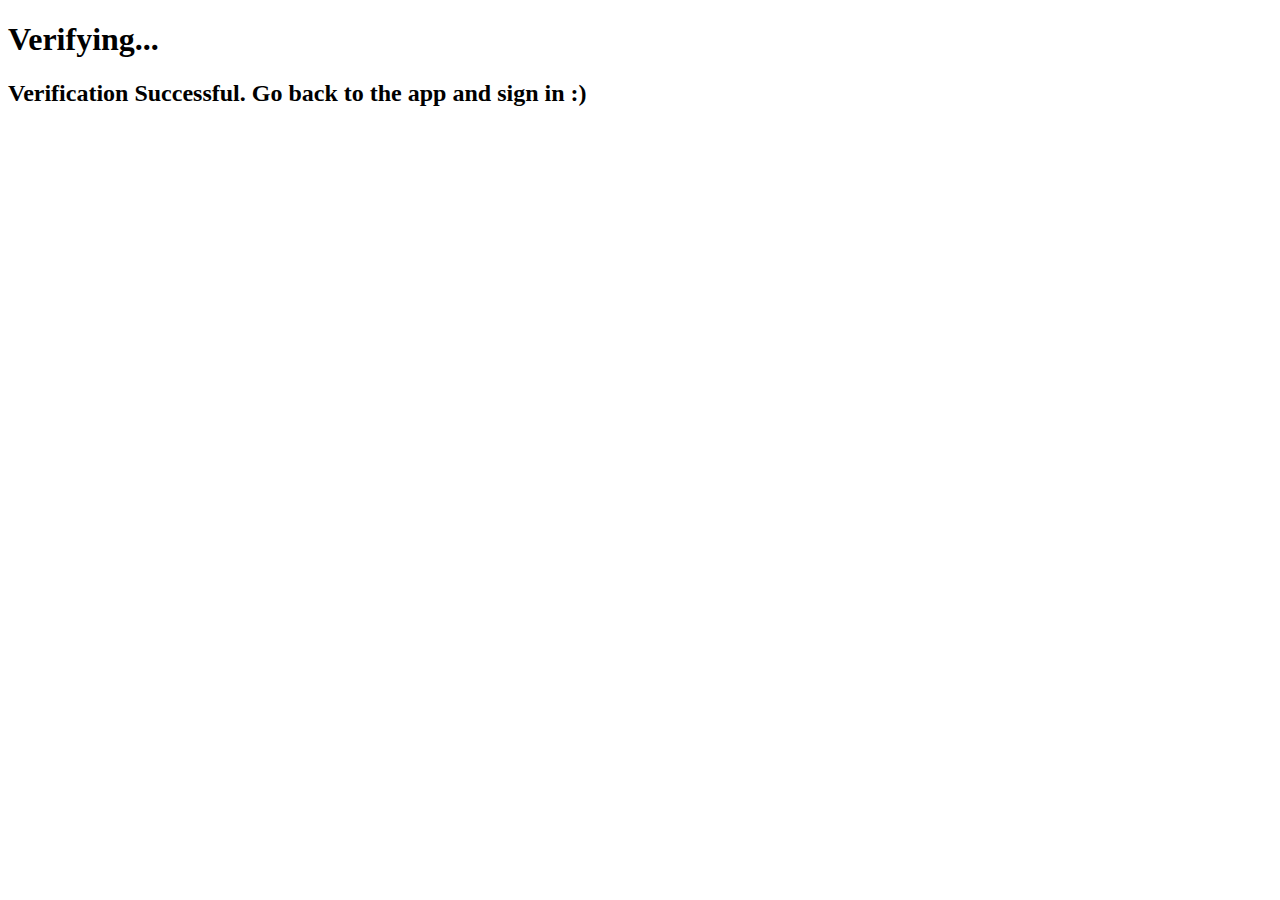
<file: index.html>
<!DOCTYPE html>
<html>
  <head>
    <title>Account Verification</title>
  </head>
  <body>
    <h1 id="message">Verifying...</h1>
    <pre id="response"></pre>
    <h2>Verification Successful. Go back to the app and sign in :)</h2>

    <script type="module">
      
    </script>
  </body>
</html>
</file>
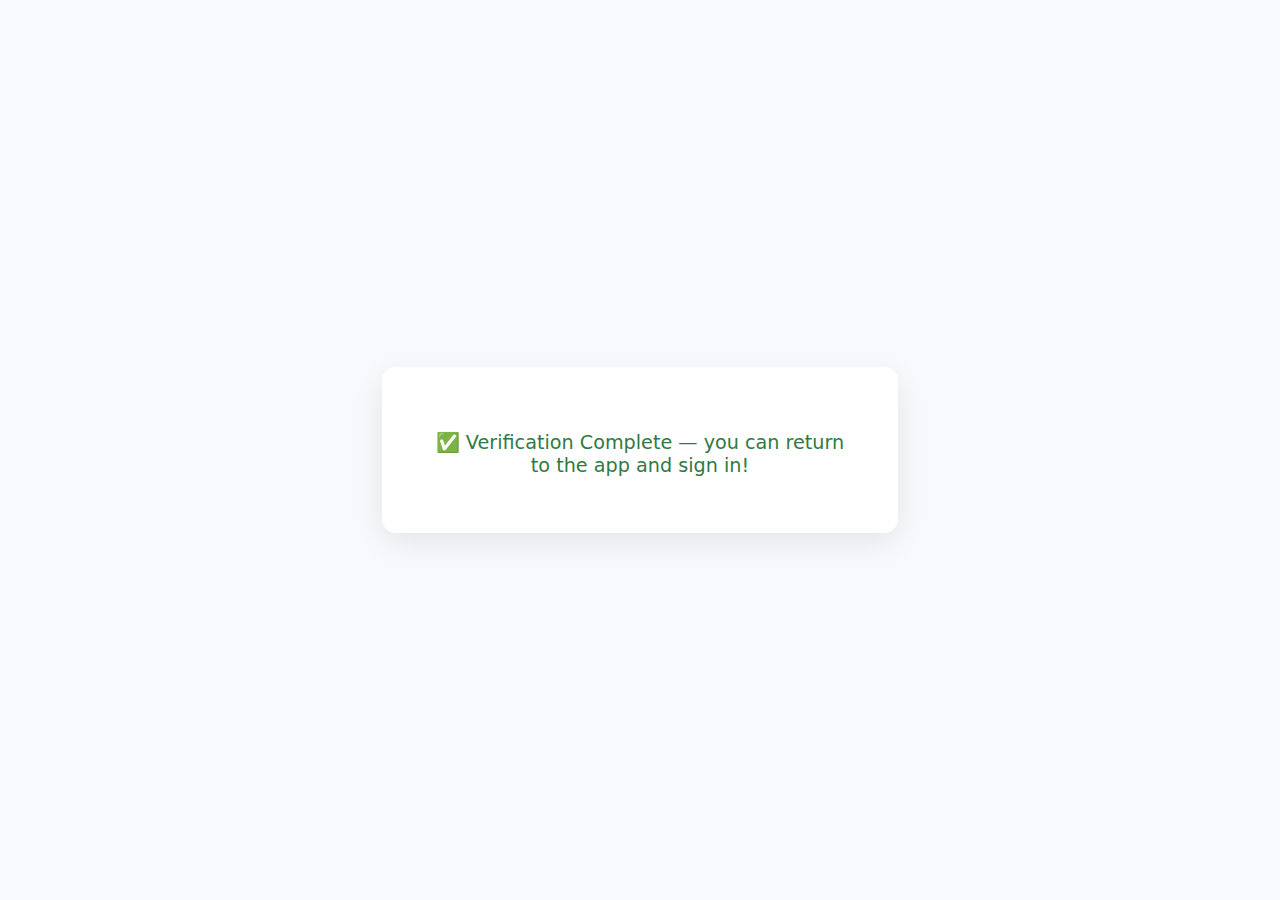
<file: account_verification.html>
<!DOCTYPE html>
<html>
  <head>
    <link rel="icon" type="image/png" href="assets/favicon.png">
    <title>Account Verification</title>
    <style>
      body {
        font-family: system-ui, -apple-system, BlinkMacSystemFont, "Segoe UI",
          Roboto, Oxygen, Ubuntu, Cantarell, "Open Sans", "Helvetica Neue", sans-serif;
        background: #f7f9fc;
        color: #1a1a1a;
        margin: 0;
        padding: 0;
        display: flex;
        justify-content: center;
        align-items: center;
        height: 100vh;
        text-align: center;
      }

      .card {
        background: white;
        padding: 2.5rem 3rem;
        border-radius: 14px;
        box-shadow: 0 10px 30px rgba(0,0,0,0.08);
        max-width: 420px;
        width: 90%;
      }

      h1 {
        font-size: 1.8rem;
        margin-bottom: 1rem;
      }

      h2 {
        font-size: 1.2rem;
        font-weight: 500;
        color: #2f7a43;
        margin-top: 1.5rem;
      }

      #response {
        display: none;
      }

      .loader {
        width: 45px;
        height: 45px;
        border: 4px solid #d0d6e2;
        border-top-color: #4b79ff;
        border-radius: 50%;
        margin: 0 auto 1.2rem;
        animation: spin 0.9s linear infinite;
      }

      @keyframes spin {
        to { transform: rotate(360deg); }
      }
    </style>
  </head>
  <body>
    <div class="card">
   
      <pre id="response"></pre>
      <h2>✅ Verification Complete — you can return to the app and sign in!</h2>
    </div>
  </body>
</html>
</file>
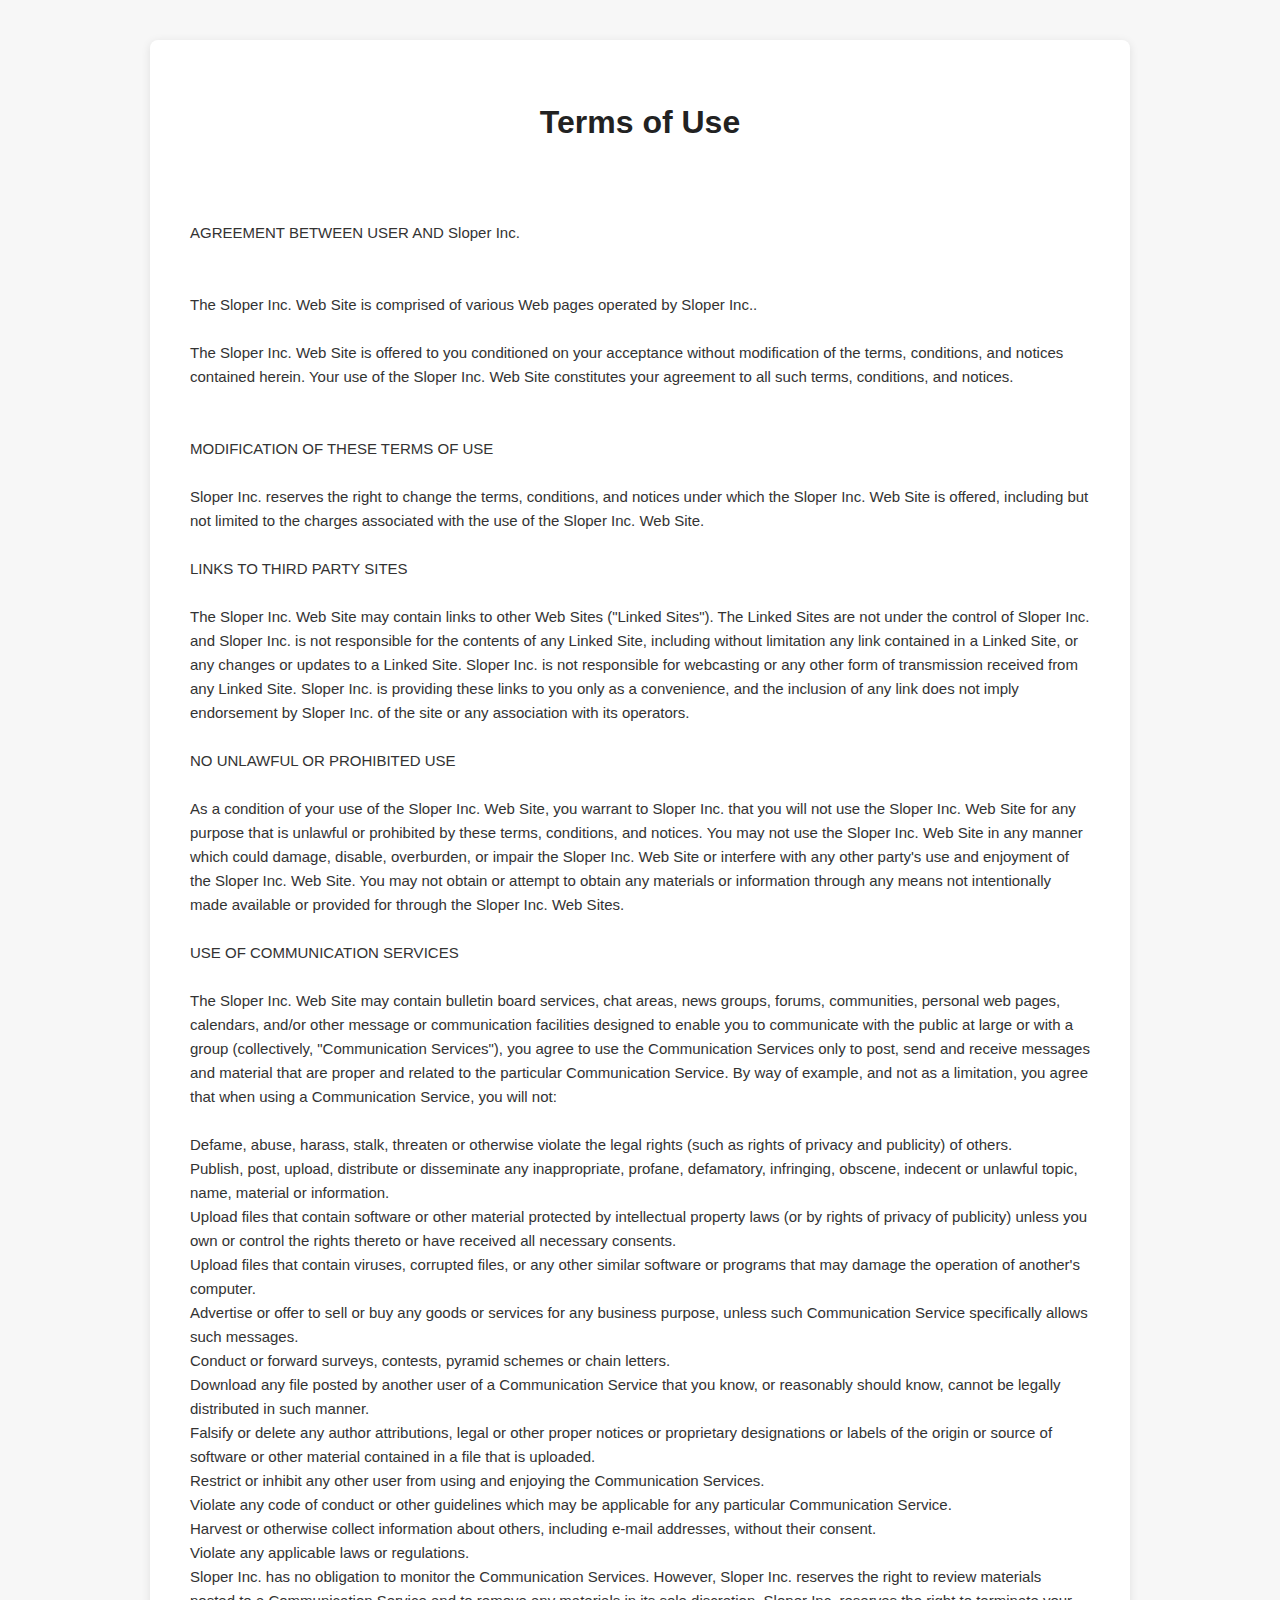
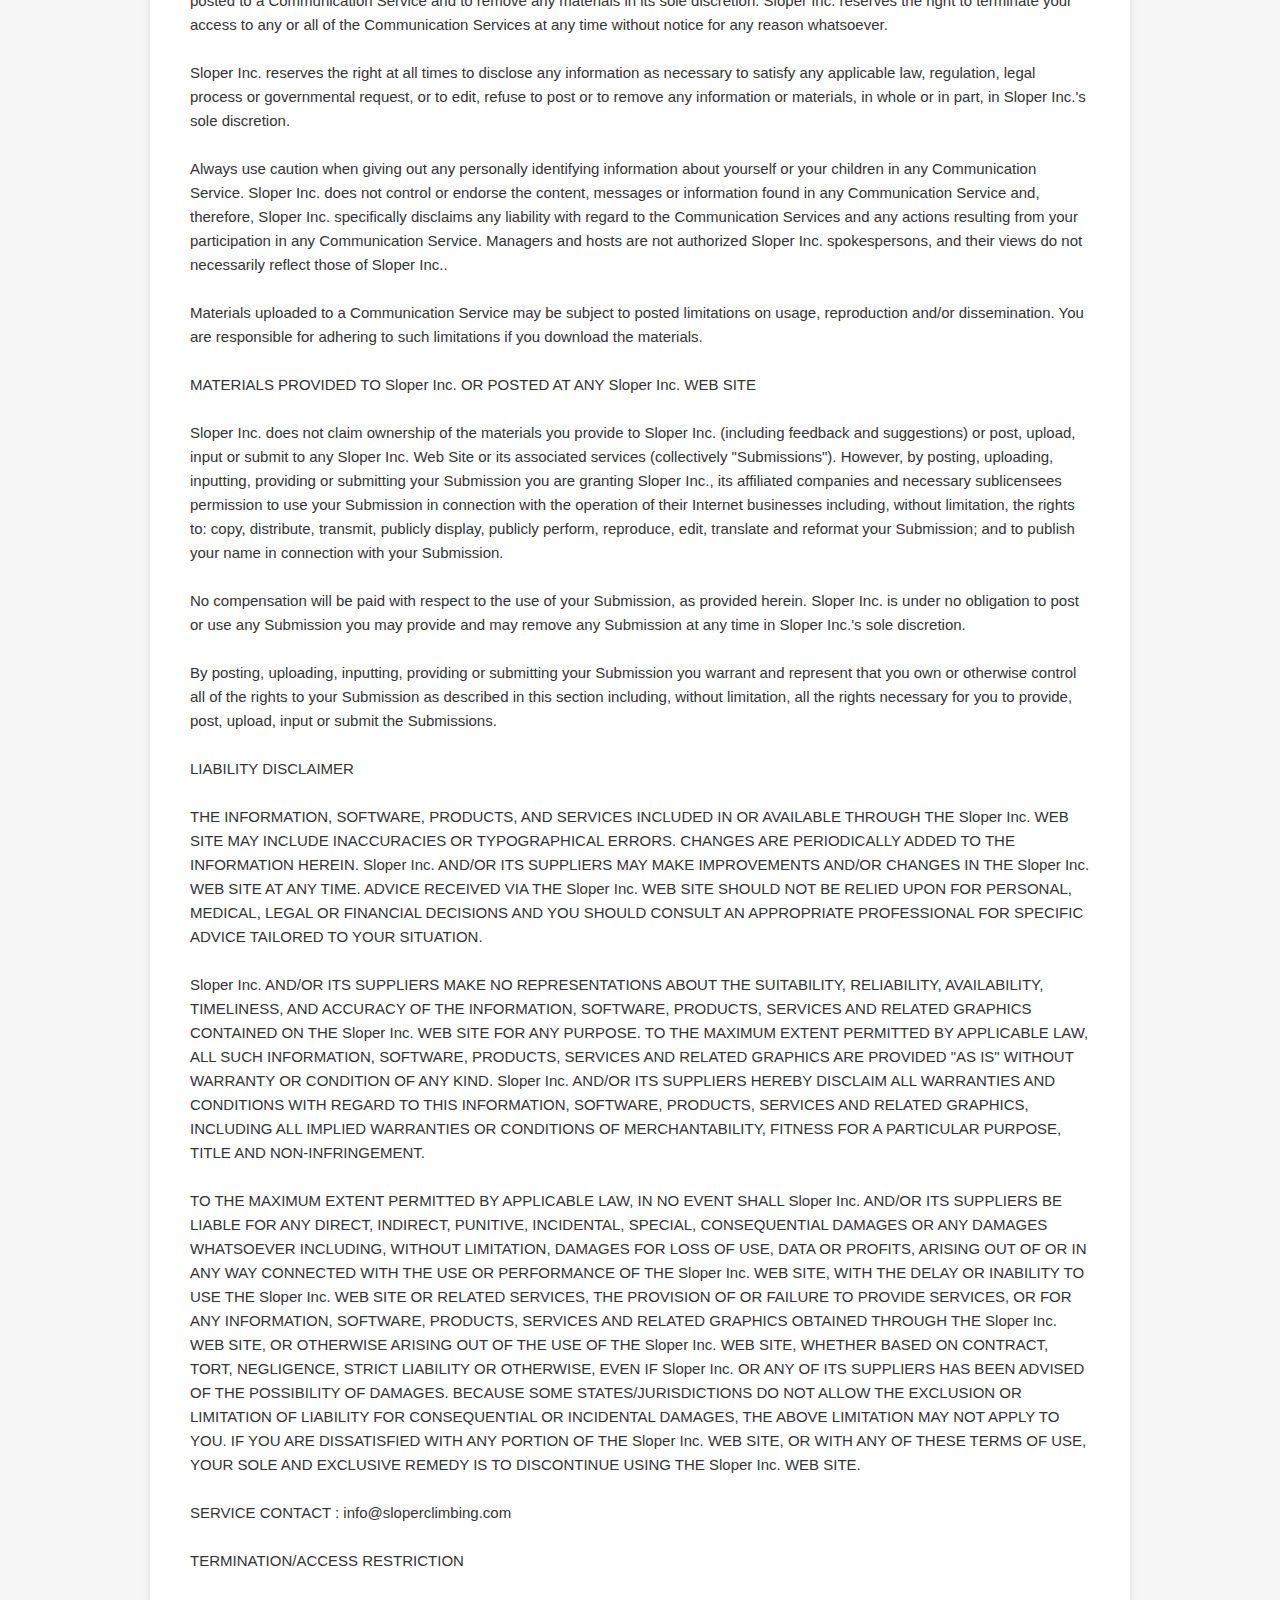
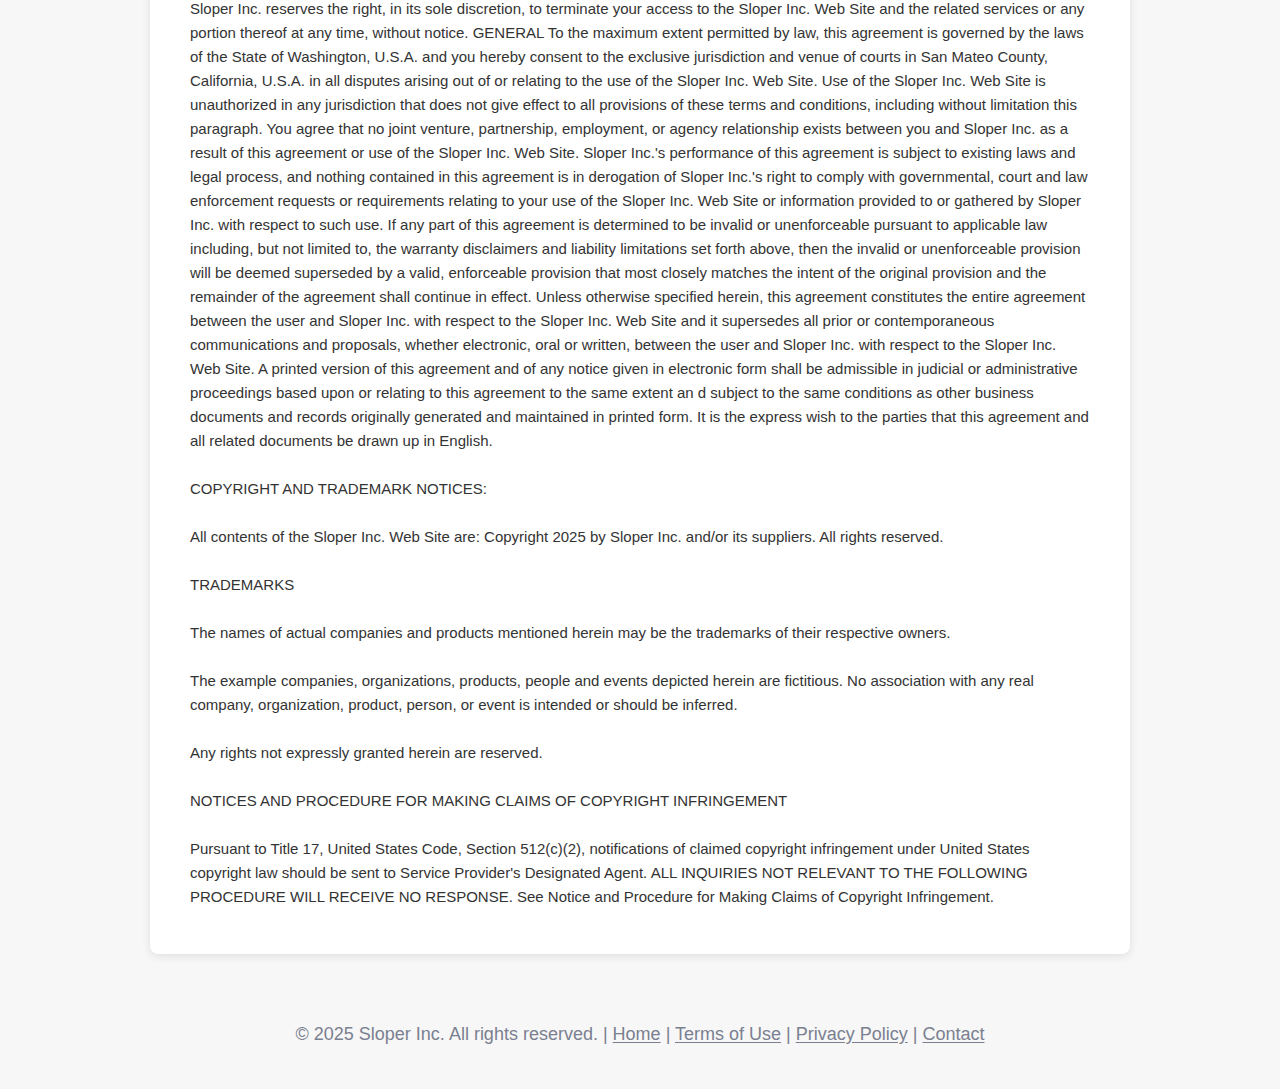
<file: EULA.html>
<!DOCTYPE html>
<html lang="en">
<head>

    <meta charset="UTF-8">
    <meta name="viewport" content="width=device-width, initial-scale=1.0">
    <title>EULA</title>
    <link rel="stylesheet" href="css/legal.css">
 

</head>
<body>
    <section class="eula">
        <div class = "container">
            <h2>
                Terms of Use
            </h2>

            <p>

            AGREEMENT BETWEEN USER AND Sloper Inc.


            The Sloper Inc. Web Site is comprised of various Web pages operated by Sloper Inc..

            The Sloper Inc. Web Site is offered to you conditioned on your acceptance without modification of the terms, conditions, and notices contained herein. Your use of the Sloper Inc. Web Site constitutes your agreement to all such terms, conditions, and notices.


            MODIFICATION OF THESE TERMS OF USE

            Sloper Inc. reserves the right to change the terms, conditions, and notices under which the Sloper Inc. Web Site is offered, including but not limited to the charges associated with the use of the Sloper Inc. Web Site.

            LINKS TO THIRD PARTY SITES

            The Sloper Inc. Web Site may contain links to other Web Sites ("Linked Sites"). The Linked Sites are not under the control of Sloper Inc. and Sloper Inc. is not responsible for the contents of any Linked Site, including without limitation any link contained in a Linked Site, or any changes or updates to a Linked Site. Sloper Inc. is not responsible for webcasting or any other form of transmission received from any Linked Site. Sloper Inc. is providing these links to you only as a convenience, and the inclusion of any link does not imply endorsement by Sloper Inc. of the site or any association with its operators.

            NO UNLAWFUL OR PROHIBITED USE

            As a condition of your use of the Sloper Inc. Web Site, you warrant to Sloper Inc. that you will not use the Sloper Inc. Web Site for any purpose that is unlawful or prohibited by these terms, conditions, and notices. You may not use the Sloper Inc. Web Site in any manner which could damage, disable, overburden, or impair the Sloper Inc. Web Site or interfere with any other party's use and enjoyment of the Sloper Inc. Web Site. You may not obtain or attempt to obtain any materials or information through any means not intentionally made available or provided for through the Sloper Inc. Web Sites.

            USE OF COMMUNICATION SERVICES

            The Sloper Inc. Web Site may contain bulletin board services, chat areas, news groups, forums, communities, personal web pages, calendars, and/or other message or communication facilities designed to enable you to communicate with the public at large or with a group (collectively, "Communication Services"), you agree to use the Communication Services only to post, send and receive messages and material that are proper and related to the particular Communication Service. By way of example, and not as a limitation, you agree that when using a Communication Service, you will not:

            Defame, abuse, harass, stalk, threaten or otherwise violate the legal rights (such as rights of privacy and publicity) of others.
            Publish, post, upload, distribute or disseminate any inappropriate, profane, defamatory, infringing, obscene, indecent or unlawful topic, name, material or information.
            Upload files that contain software or other material protected by intellectual property laws (or by rights of privacy of publicity) unless you own or control the rights thereto or have received all necessary consents.
            Upload files that contain viruses, corrupted files, or any other similar software or programs that may damage the operation of another's computer.
            Advertise or offer to sell or buy any goods or services for any business purpose, unless such Communication Service specifically allows such messages.
            Conduct or forward surveys, contests, pyramid schemes or chain letters.
            Download any file posted by another user of a Communication Service that you know, or reasonably should know, cannot be legally distributed in such manner.
            Falsify or delete any author attributions, legal or other proper notices or proprietary designations or labels of the origin or source of software or other material contained in a file that is uploaded.
            Restrict or inhibit any other user from using and enjoying the Communication Services.
            Violate any code of conduct or other guidelines which may be applicable for any particular Communication Service.
            Harvest or otherwise collect information about others, including e-mail addresses, without their consent.
            Violate any applicable laws or regulations.
            Sloper Inc. has no obligation to monitor the Communication Services. However, Sloper Inc. reserves the right to review materials posted to a Communication Service and to remove any materials in its sole discretion. Sloper Inc. reserves the right to terminate your access to any or all of the Communication Services at any time without notice for any reason whatsoever.

            Sloper Inc. reserves the right at all times to disclose any information as necessary to satisfy any applicable law, regulation, legal process or governmental request, or to edit, refuse to post or to remove any information or materials, in whole or in part, in Sloper Inc.'s sole discretion.

            Always use caution when giving out any personally identifying information about yourself or your children in any Communication Service. Sloper Inc. does not control or endorse the content, messages or information found in any Communication Service and, therefore, Sloper Inc. specifically disclaims any liability with regard to the Communication Services and any actions resulting from your participation in any Communication Service. Managers and hosts are not authorized Sloper Inc. spokespersons, and their views do not necessarily reflect those of Sloper Inc..

            Materials uploaded to a Communication Service may be subject to posted limitations on usage, reproduction and/or dissemination. You are responsible for adhering to such limitations if you download the materials.

            MATERIALS PROVIDED TO Sloper Inc. OR POSTED AT ANY Sloper Inc. WEB SITE

            Sloper Inc. does not claim ownership of the materials you provide to Sloper Inc. (including feedback and suggestions) or post, upload, input or submit to any Sloper Inc. Web Site or its associated services (collectively "Submissions"). However, by posting, uploading, inputting, providing or submitting your Submission you are granting Sloper Inc., its affiliated companies and necessary sublicensees permission to use your Submission in connection with the operation of their Internet businesses including, without limitation, the rights to: copy, distribute, transmit, publicly display, publicly perform, reproduce, edit, translate and reformat your Submission; and to publish your name in connection with your Submission.

            No compensation will be paid with respect to the use of your Submission, as provided herein. Sloper Inc. is under no obligation to post or use any Submission you may provide and may remove any Submission at any time in Sloper Inc.'s sole discretion.

            By posting, uploading, inputting, providing or submitting your Submission you warrant and represent that you own or otherwise control all of the rights to your Submission as described in this section including, without limitation, all the rights necessary for you to provide, post, upload, input or submit the Submissions.

            LIABILITY DISCLAIMER

            THE INFORMATION, SOFTWARE, PRODUCTS, AND SERVICES INCLUDED IN OR AVAILABLE THROUGH THE Sloper Inc. WEB SITE MAY INCLUDE INACCURACIES OR TYPOGRAPHICAL ERRORS. CHANGES ARE PERIODICALLY ADDED TO THE INFORMATION HEREIN. Sloper Inc. AND/OR ITS SUPPLIERS MAY MAKE IMPROVEMENTS AND/OR CHANGES IN THE Sloper Inc. WEB SITE AT ANY TIME. ADVICE RECEIVED VIA THE Sloper Inc. WEB SITE SHOULD NOT BE RELIED UPON FOR PERSONAL, MEDICAL, LEGAL OR FINANCIAL DECISIONS AND YOU SHOULD CONSULT AN APPROPRIATE PROFESSIONAL FOR SPECIFIC ADVICE TAILORED TO YOUR SITUATION.

            Sloper Inc. AND/OR ITS SUPPLIERS MAKE NO REPRESENTATIONS ABOUT THE SUITABILITY, RELIABILITY, AVAILABILITY, TIMELINESS, AND ACCURACY OF THE INFORMATION, SOFTWARE, PRODUCTS, SERVICES AND RELATED GRAPHICS CONTAINED ON THE Sloper Inc. WEB SITE FOR ANY PURPOSE. TO THE MAXIMUM EXTENT PERMITTED BY APPLICABLE LAW, ALL SUCH INFORMATION, SOFTWARE, PRODUCTS, SERVICES AND RELATED GRAPHICS ARE PROVIDED "AS IS" WITHOUT WARRANTY OR CONDITION OF ANY KIND. Sloper Inc. AND/OR ITS SUPPLIERS HEREBY DISCLAIM ALL WARRANTIES AND CONDITIONS WITH REGARD TO THIS INFORMATION, SOFTWARE, PRODUCTS, SERVICES AND RELATED GRAPHICS, INCLUDING ALL IMPLIED WARRANTIES OR CONDITIONS OF MERCHANTABILITY, FITNESS FOR A PARTICULAR PURPOSE, TITLE AND NON-INFRINGEMENT.

            TO THE MAXIMUM EXTENT PERMITTED BY APPLICABLE LAW, IN NO EVENT SHALL Sloper Inc. AND/OR ITS SUPPLIERS BE LIABLE FOR ANY DIRECT, INDIRECT, PUNITIVE, INCIDENTAL, SPECIAL, CONSEQUENTIAL DAMAGES OR ANY DAMAGES WHATSOEVER INCLUDING, WITHOUT LIMITATION, DAMAGES FOR LOSS OF USE, DATA OR PROFITS, ARISING OUT OF OR IN ANY WAY CONNECTED WITH THE USE OR PERFORMANCE OF THE Sloper Inc. WEB SITE, WITH THE DELAY OR INABILITY TO USE THE Sloper Inc. WEB SITE OR RELATED SERVICES, THE PROVISION OF OR FAILURE TO PROVIDE SERVICES, OR FOR ANY INFORMATION, SOFTWARE, PRODUCTS, SERVICES AND RELATED GRAPHICS OBTAINED THROUGH THE Sloper Inc. WEB SITE, OR OTHERWISE ARISING OUT OF THE USE OF THE Sloper Inc. WEB SITE, WHETHER BASED ON CONTRACT, TORT, NEGLIGENCE, STRICT LIABILITY OR OTHERWISE, EVEN IF Sloper Inc. OR ANY OF ITS SUPPLIERS HAS BEEN ADVISED OF THE POSSIBILITY OF DAMAGES. BECAUSE SOME STATES/JURISDICTIONS DO NOT ALLOW THE EXCLUSION OR LIMITATION OF LIABILITY FOR CONSEQUENTIAL OR INCIDENTAL DAMAGES, THE ABOVE LIMITATION MAY NOT APPLY TO YOU. IF YOU ARE DISSATISFIED WITH ANY PORTION OF THE Sloper Inc. WEB SITE, OR WITH ANY OF THESE TERMS OF USE, YOUR SOLE AND EXCLUSIVE REMEDY IS TO DISCONTINUE USING THE Sloper Inc. WEB SITE.

            SERVICE CONTACT : info@sloperclimbing.com

            TERMINATION/ACCESS RESTRICTION

            Sloper Inc. reserves the right, in its sole discretion, to terminate your access to the Sloper Inc. Web Site and the related services or any portion thereof at any time, without notice. GENERAL To the maximum extent permitted by law, this agreement is governed by the laws of the State of Washington, U.S.A. and you hereby consent to the exclusive jurisdiction and venue of courts in San Mateo County, California, U.S.A. in all disputes arising out of or relating to the use of the Sloper Inc. Web Site. Use of the Sloper Inc. Web Site is unauthorized in any jurisdiction that does not give effect to all provisions of these terms and conditions, including without limitation this paragraph. You agree that no joint venture, partnership, employment, or agency relationship exists between you and Sloper Inc. as a result of this agreement or use of the Sloper Inc. Web Site. Sloper Inc.'s performance of this agreement is subject to existing laws and legal process, and nothing contained in this agreement is in derogation of Sloper Inc.'s right to comply with governmental, court and law enforcement requests or requirements relating to your use of the Sloper Inc. Web Site or information provided to or gathered by Sloper Inc. with respect to such use. If any part of this agreement is determined to be invalid or unenforceable pursuant to applicable law including, but not limited to, the warranty disclaimers and liability limitations set forth above, then the invalid or unenforceable provision will be deemed superseded by a valid, enforceable provision that most closely matches the intent of the original provision and the remainder of the agreement shall continue in effect. Unless otherwise specified herein, this agreement constitutes the entire agreement between the user and Sloper Inc. with respect to the Sloper Inc. Web Site and it supersedes all prior or contemporaneous communications and proposals, whether electronic, oral or written, between the user and Sloper Inc. with respect to the Sloper Inc. Web Site. A printed version of this agreement and of any notice given in electronic form shall be admissible in judicial or administrative proceedings based upon or relating to this agreement to the same extent an d subject to the same conditions as other business documents and records originally generated and maintained in printed form. It is the express wish to the parties that this agreement and all related documents be drawn up in English.

            COPYRIGHT AND TRADEMARK NOTICES:

            All contents of the Sloper Inc. Web Site are: Copyright 2025 by Sloper Inc. and/or its suppliers. All rights reserved.

            TRADEMARKS

            The names of actual companies and products mentioned herein may be the trademarks of their respective owners.

            The example companies, organizations, products, people and events depicted herein are fictitious. No association with any real company, organization, product, person, or event is intended or should be inferred.

            Any rights not expressly granted herein are reserved.

            NOTICES AND PROCEDURE FOR MAKING CLAIMS OF COPYRIGHT INFRINGEMENT

            Pursuant to Title 17, United States Code, Section 512(c)(2), notifications of claimed copyright infringement under United States copyright law should be sent to Service Provider's Designated Agent. ALL INQUIRIES NOT RELEVANT TO THE FOLLOWING PROCEDURE WILL RECEIVE NO RESPONSE. See Notice and Procedure for Making Claims of Copyright Infringement.
            </p>

        </div>
    </section>
    <section class="footer">
        <h4>
            © 2025 Sloper Inc. All rights reserved. |
            <a href="/index.html">Home</a> |
            <a href="/EULA.html">Terms of Use</a> |
            <a href="/privacy_policy.html">Privacy Policy</a> |
            <a href="mailto:info@sloperclimbing.com">Contact</a>

        </h4>
    </section>

</body>

</html>
</file>
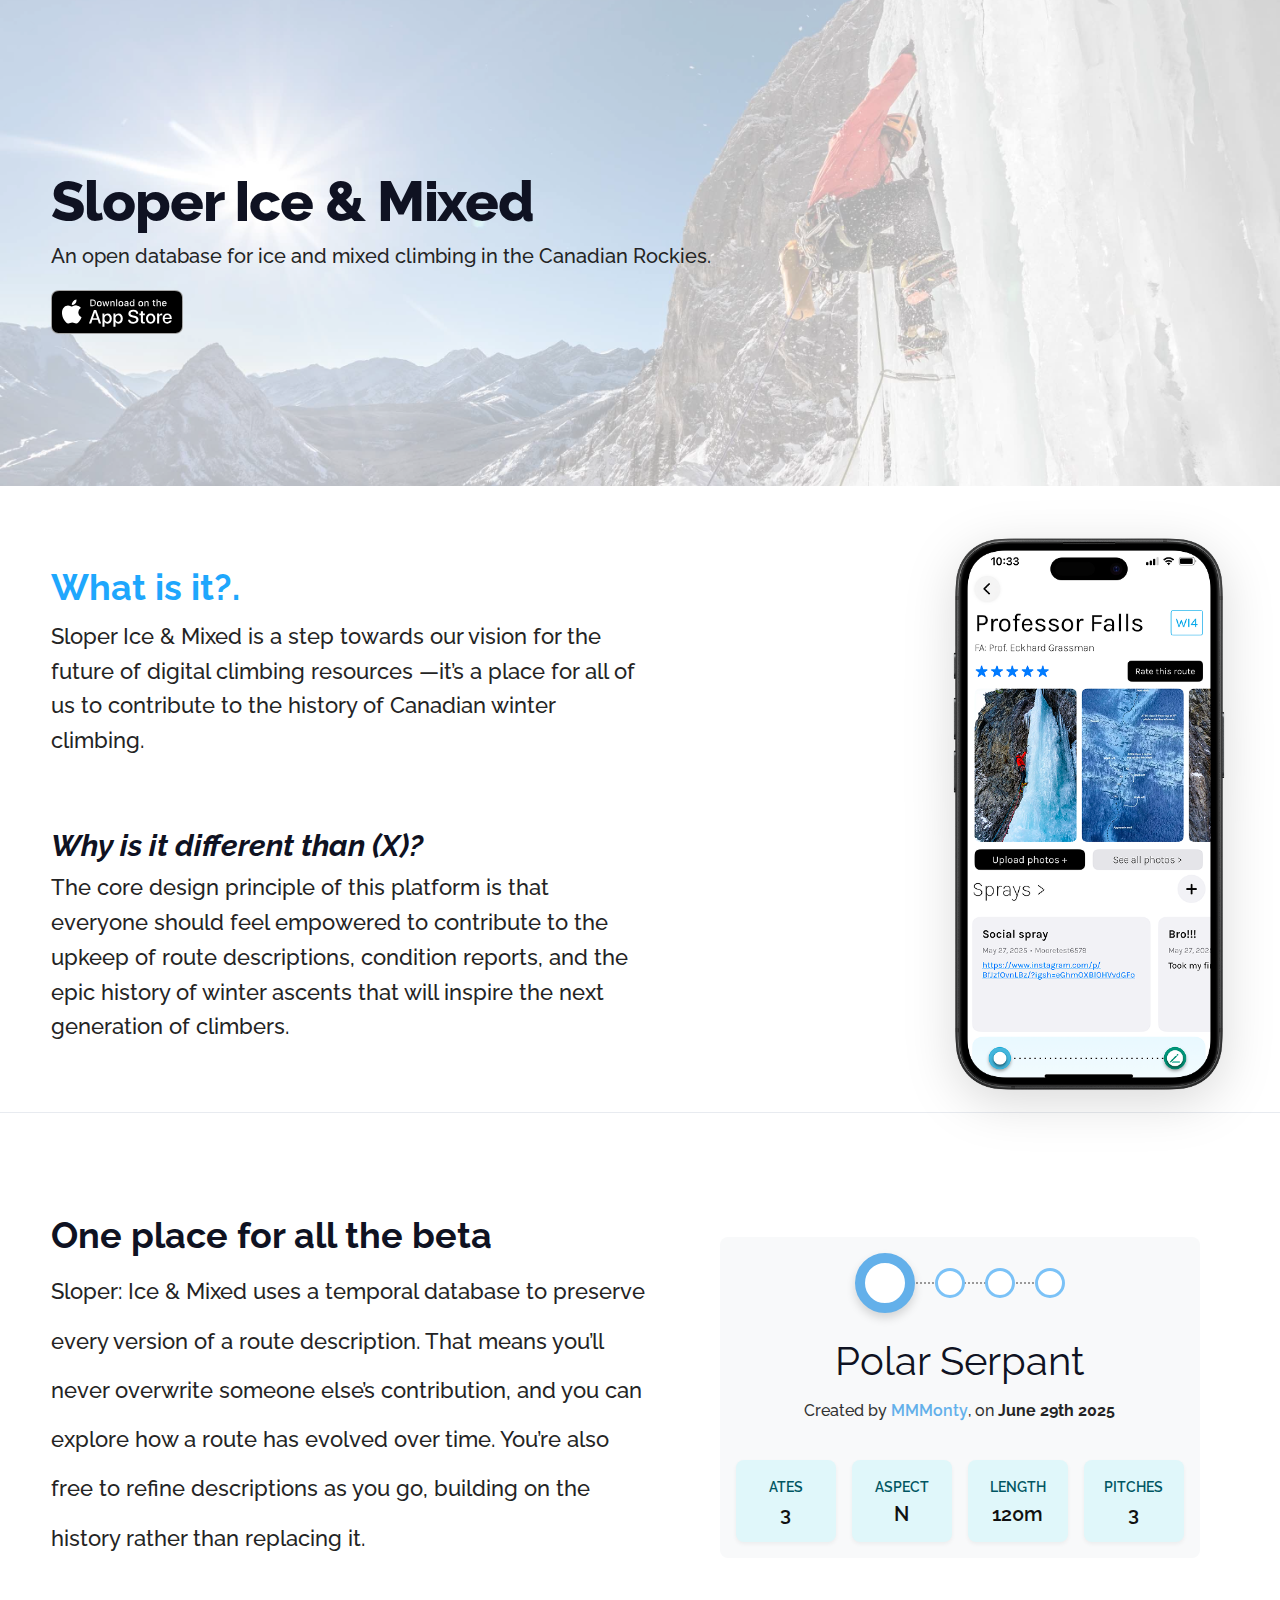
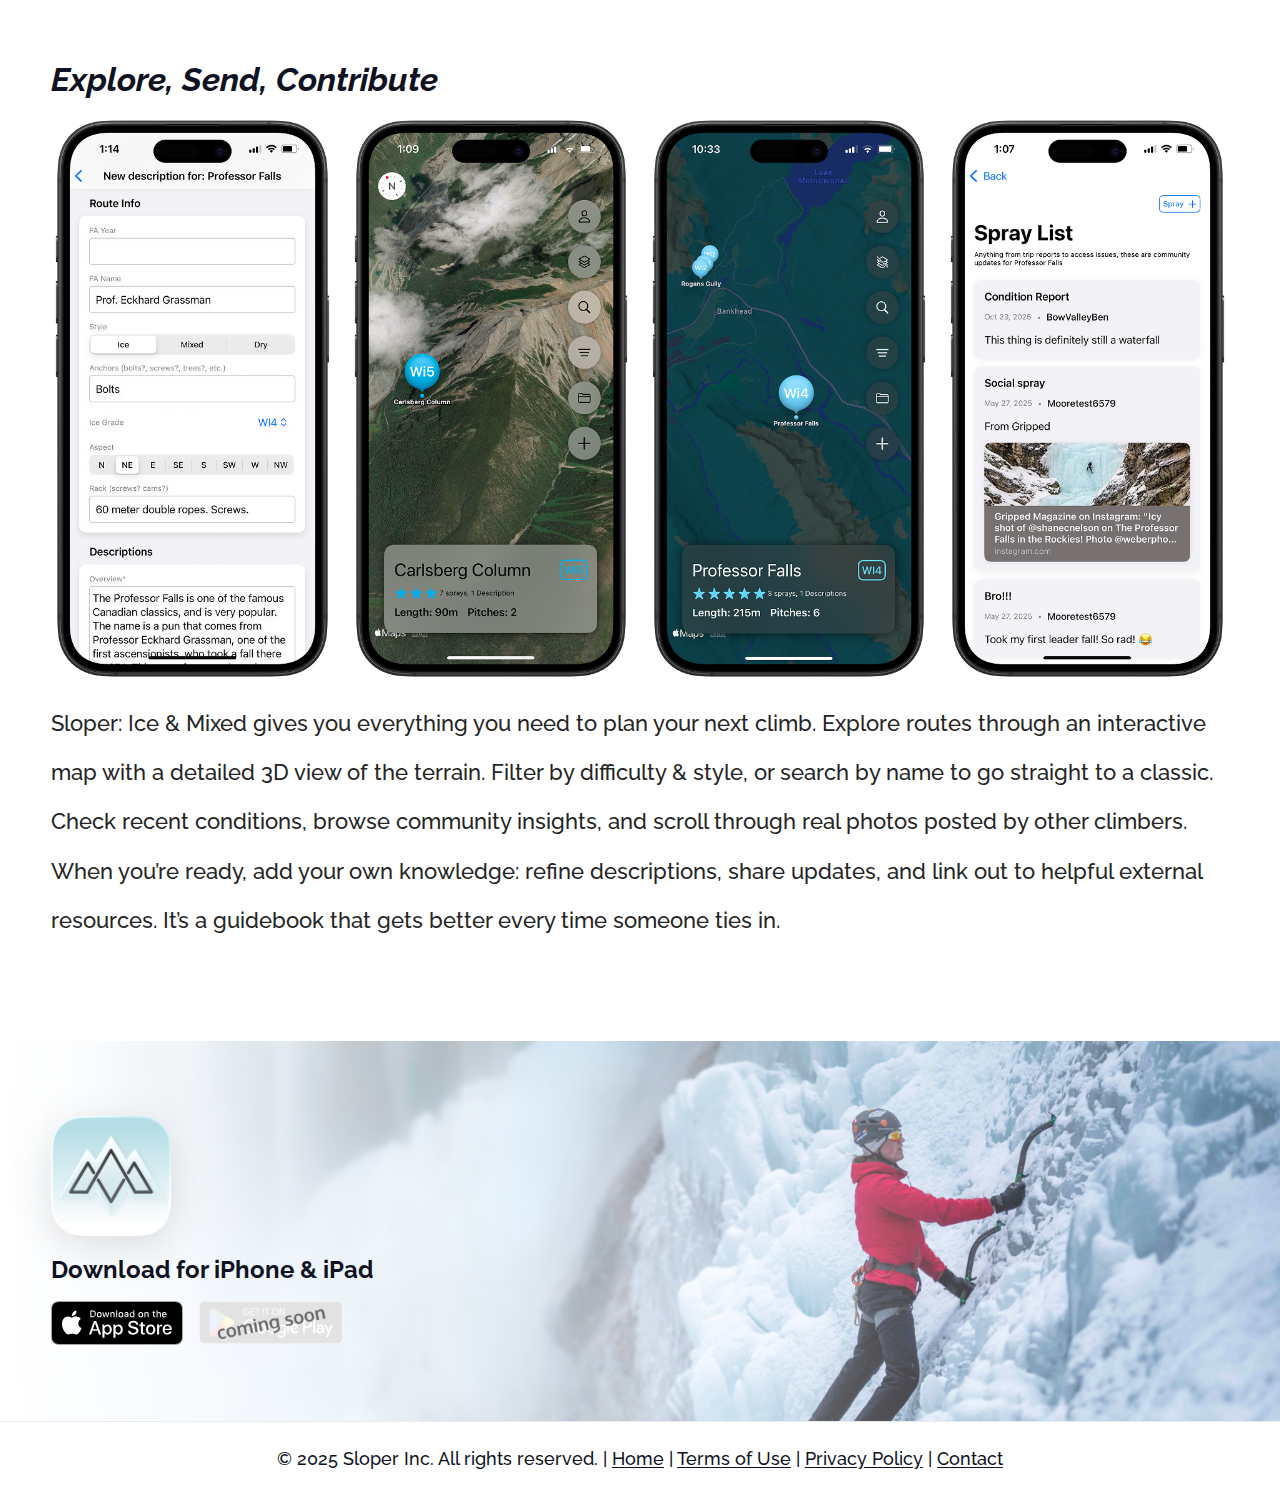
<file: home.html>
<!DOCTYPE html>
<html lang="en">

    <head>

        <meta charset="UTF-8">
        <meta name="viewport" content="width=device-width, initial-scale=1.0">
        <title>Sloper Ice & Mixed</title>
        <link rel="stylesheet" href="css/index.css">
        <link rel="stylesheet" href="timeline_component/timeline.css">
        <link rel="icon" type="image/png" href="assets/favicon.png">
    </head>

    <body>
        <section class="hero">
            <!-- use assets/willGBG.png as the background with 30% opacity -->
            <div class="container hero-content">
                <h1>Sloper Ice & Mixed</h1>
                <p>An open database for ice and mixed climbing in the Canadian
                    Rockies.</p>
                <a href="https://google.com">
                    <img src="assets/DownloadAppStore.svg">
                </a>
            </div>
        </section>

        <section class="sub-hero-section">
            <div class="container">

                <div class="sub-hero-left">
                    <h1>
                        What is it?.
                    </h1>

                    <p>
                        Sloper Ice & Mixed is a step towards our vision for the
                        future of digital climbing resources —it’s a place for
                        all of us to contribute to the history of Canadian
                        winter climbing.
                    </p>

                    <h3>
                        Why is it different than (X)?
                    </h3>

                    <p>
                        The core design principle of this platform is that
                        everyone should feel empowered to contribute to the
                        upkeep of route descriptions, condition reports, and the
                        epic history of winter ascents that will inspire the
                        next generation of climbers.
                    </p>
                </div>
                <div class="sub-hero-right">
                    <img src="assets/screenshots/sip2.png">
                </div>

            </section>
            <!-- divider here -->
            <section class="main-body">
                <div class="container">
                    
                    <div class="main-body-top">
                        <div>
                            <h2>One place for all the beta</h2>

                            <p>
                                Sloper: Ice & Mixed uses a temporal database to
                                preserve every version of a route description.
                                That means you’ll never overwrite someone else’s
                                contribution, and you can explore how a route
                                has evolved over time. You’re also free to
                                refine descriptions as you go, building on the
                                history rather than replacing it.
                            </p>
                        </div>
                        <div class="timeline-container">
                            <div class="timeline">
                                <button class="circle active"
                                    data-user="MMMonty"
                                    data-date="June 29th 2025" data-ates="3"
                                    data-aspect="N" data-length="120m"
                                    data-pitches="3">
                                </button>
                                <button class="circle" data-user="ClimbBot"
                                    data-date="July 3rd 2025" data-ates="3"
                                    data-aspect="N" data-length="130m"
                                    data-pitches="4">
                                </button>
                                <button class="circle" data-user="IceQueen"
                                    data-date="July 12th 2025" data-ates="3"
                                    data-aspect="NE" data-length="110m"
                                    data-pitches="3">
                                </button>
                                <button class="circle" data-user="FrostMaster"
                                    data-date="August 1st 2025" data-ates="3"
                                    data-aspect="N" data-length="120m"
                                    data-pitches="3">
                                </button>
                            </div>

                            <div class="description">
                                <h1 id="desc-title">Polar Serpant</h1>
                                <p>Created by <span id="user"
                                        class="username">MMMonty</span>, on
                                    <span id="date" class="date">June 29th
                                        2025</span>
                                </p>
                            </div>

                            <div class="stats-container">
                                <div class="stat-card">
                                    <span class="stat-label">ATES</span>
                                    <span class="stat-value"
                                        id="stat-ates">3</span>

                                </div>
                                <div class="stat-card">
                                    <span class="stat-label">Aspect</span>
                                    <span class="stat-value"
                                        id="stat-aspect">N</span>

                                </div>
                                <div class="stat-card">
                                    <span class="stat-label">Length</span>
                                    <span class="stat-value"
                                        id="stat-length">120m</span>

                                </div>
                                <div class="stat-card">
                                    <span class="stat-label">Pitches</span>
                                    <span class="stat-value"
                                        id="stat-pitches">3</span>

                                </div>
                            </div>
                        </div>

                    </div>

                    <div class="main-body-bottom">
                        <h3>Explore, Send, Contribute</h3>
                        <div class="screenshot-row">
                            <img src="assets/screenshots/sip1.png">
                            <img src="assets/screenshots/sip3.png">
                            <img src="assets/screenshots/sip4.png">
                            <img src="assets/screenshots/sip5.png">
                        </div>
                        <p>
                            Sloper: Ice & Mixed gives you everything you need to
                            plan your next climb. Explore routes through an
                            interactive map with a detailed 3D view of the
                            terrain. Filter by difficulty & style, or search by
                            name to go straight to a classic. Check recent
                            conditions, browse community insights, and scroll
                            through real photos posted by other climbers. When
                            you’re ready, add your own knowledge: refine
                            descriptions, share updates, and link out to helpful
                            external resources. It’s a guidebook that gets
                            better every time someone ties in.
                        </p>
                    </div>

                </div>

            </section>

            <section class="download-section">
                <div class="container">
                    <div class="download-inner">
                        <div class="icon-div">
                            <img src="assets/Sloper-Glass-Default-icon.png">
                        </div>

                        <div class="cta-copy">
                            <h2>Download for iPhone & iPad</h2>
                            <div class="store-badges">
                                <a href="https://google.com">
                                    <img src="assets/DownloadAppStore.svg">
                                </a>
                                
                                <img src="assets/GetItOnGooglePlay-comingSoon.png">
                            </div>
                        </div>
                    </div>

                    
                </div>
            </section>

                


            <section class="footer">
                <h4>
                    © 2025 Sloper Inc. All rights reserved. |
                    <a href="/home.html">Home</a> |
                    <a href="/EULA.html">Terms of Use</a> |
                    <a href="/privacy_policy.html">Privacy Policy</a> |
                    <a href="mailto:info@sloperclimbing.com">Contact</a>

                </h4>
            </section>


        </body>
        <script src="timeline_component/timeline.js"></script>

    </html>
</file>
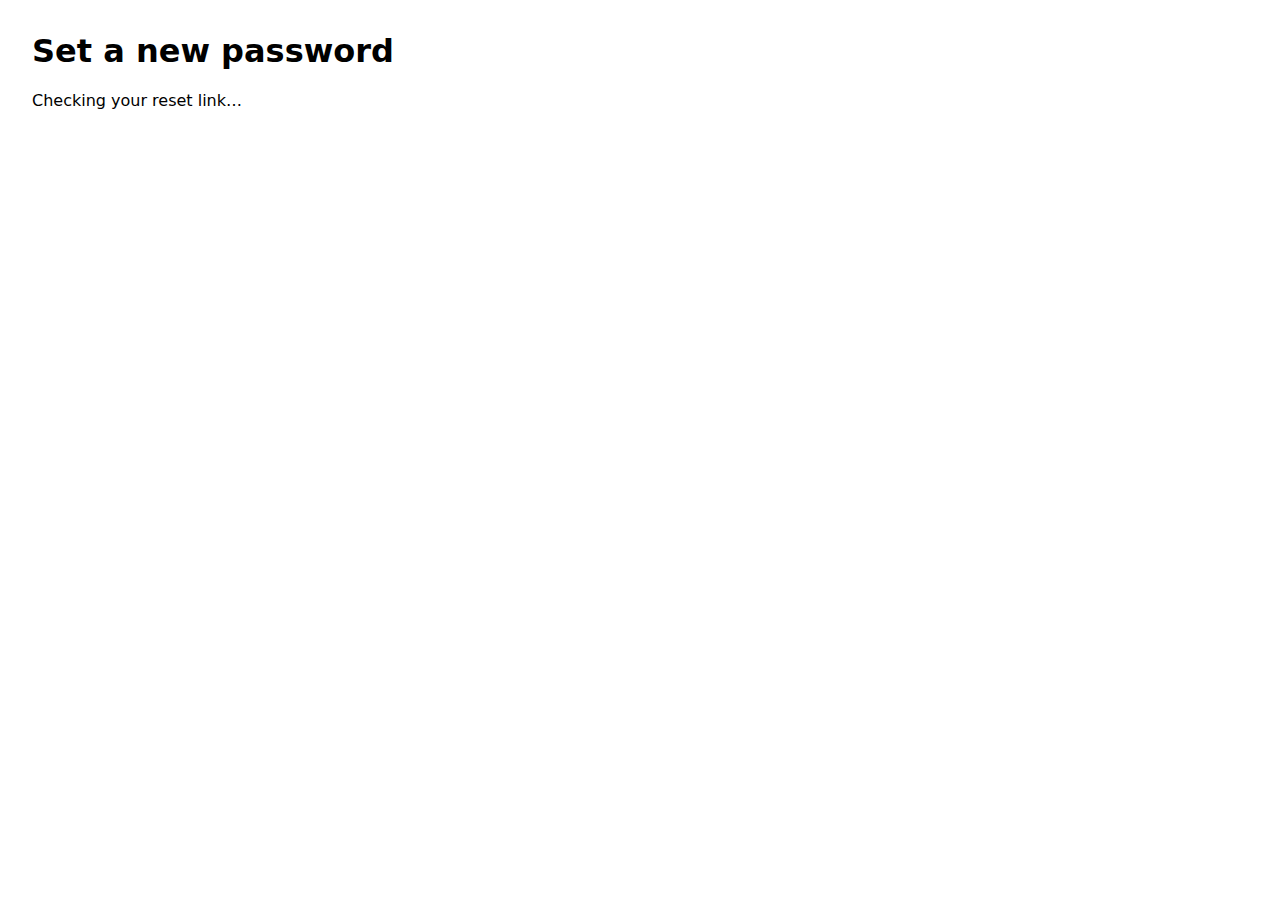
<file: password_reset.html>
<!doctype html>
<html>
  <head>
    <meta charset="utf-8" />
    <title>Reset your password</title>
    <meta name="viewport" content="width=device-width, initial-scale=1" />
    <!-- Supabase JS v2 (browser bundle) -->
    <script src="https://esm.sh/@supabase/supabase-js@2.45.4"></script>
    <style>
      body { font-family: system-ui, -apple-system, Segoe UI, Roboto, sans-serif; margin: 2rem; }
      form { display: grid; gap: .75rem; max-width: 360px; }
      input, button { padding: .6rem .8rem; font-size: 1rem; }
      .ok { color: #0a0; } .err { color: #a00; }
    </style>
  </head>
  <body>
    <h1>Set a new password</h1>
    <p id="status">Checking your reset link…</p>

    <form id="form" style="display:none">
      <input id="pw1" type="password" placeholder="New password" required />
      <input id="pw2" type="password" placeholder="Confirm password" required />
      <button type="submit">Update password</button>
    </form>

<script type="module">
  import { createClient } from "https://esm.sh/@supabase/supabase-js@2.45.4";

  const SUPABASE_URL = "https://gubxeiodxwqzrywwyckk.supabase.co";
  const SUPABASE_ANON_KEY = "eyJhbGciOiJIUzI1NiIsInR5cCI6IkpXVCJ9.eyJpc3MiOiJzdXBhYmFzZSIsInJlZiI6Imd1YnhlaW9keHdxenJ5d3d5Y2trIiwicm9sZSI6ImFub24iLCJpYXQiOjE3MzY0NTkwMzEsImV4cCI6MjA1MjAzNTAzMX0.5VdplmwuESY7f5c9kl_I1lwvqDpBfZV5pITKjkNg0Fc";
  const supabase = createClient(SUPABASE_URL, SUPABASE_ANON_KEY);

  const statusEl = document.getElementById("status");
  const formEl = document.getElementById("form");

  function setStatus(kind, msg) {
    statusEl.className = kind; // "", "ok", or "err"
    statusEl.textContent = msg;
  }

  // 1) Establish a temporary "recovery" session using token_hash from the email template
  async function establishRecoverySession() {
    try {
      const qs = new URLSearchParams(window.location.search);
      const tokenHash = qs.get("token_hash");
      // Email param is optional; include if present
      const email = qs.get("email") || qs.get("Email") || undefined;

      if (!tokenHash) {
        throw new Error("No token_hash found. Make sure your email link includes ?token_hash=…&type=recovery.");
      }

      const { error } = await supabase.auth.verifyOtp({
        type: "recovery",
        token_hash: tokenHash,
        ...(email ? { email } : {})
      });
      if (error) throw error;

      return true;
    } catch (e) {
      setStatus("err", `Reset link error: ${e.message}`);
      return false;
    }
  }

  // 2) After making recovery session, show the form and update the password
  async function main() {
    const ok = await establishRecoverySession();
    if (!ok) return;

    setStatus("ok", "Reset link verified. Enter a new password.");
    formEl.style.display = "grid";

    formEl.addEventListener("submit", async (e) => {
      e.preventDefault();
      const pw1 = document.getElementById("pw1").value.trim();
      const pw2 = document.getElementById("pw2").value.trim();

      if (!pw1 || pw1 !== pw2) {
        setStatus("err", "Passwords must match.");
        return;
      }

      setStatus("", "Updating…");
      const { error } = await supabase.auth.updateUser({ password: pw1 });
      if (error) {
        setStatus("err", `Update failed: ${error.message}`);
      } else {
        formEl.style.display = "none";
        setStatus("ok", "Password updated. You can now sign in.");
      }
    });
  }

  main();
</script>

  </body>
</html>
</file>
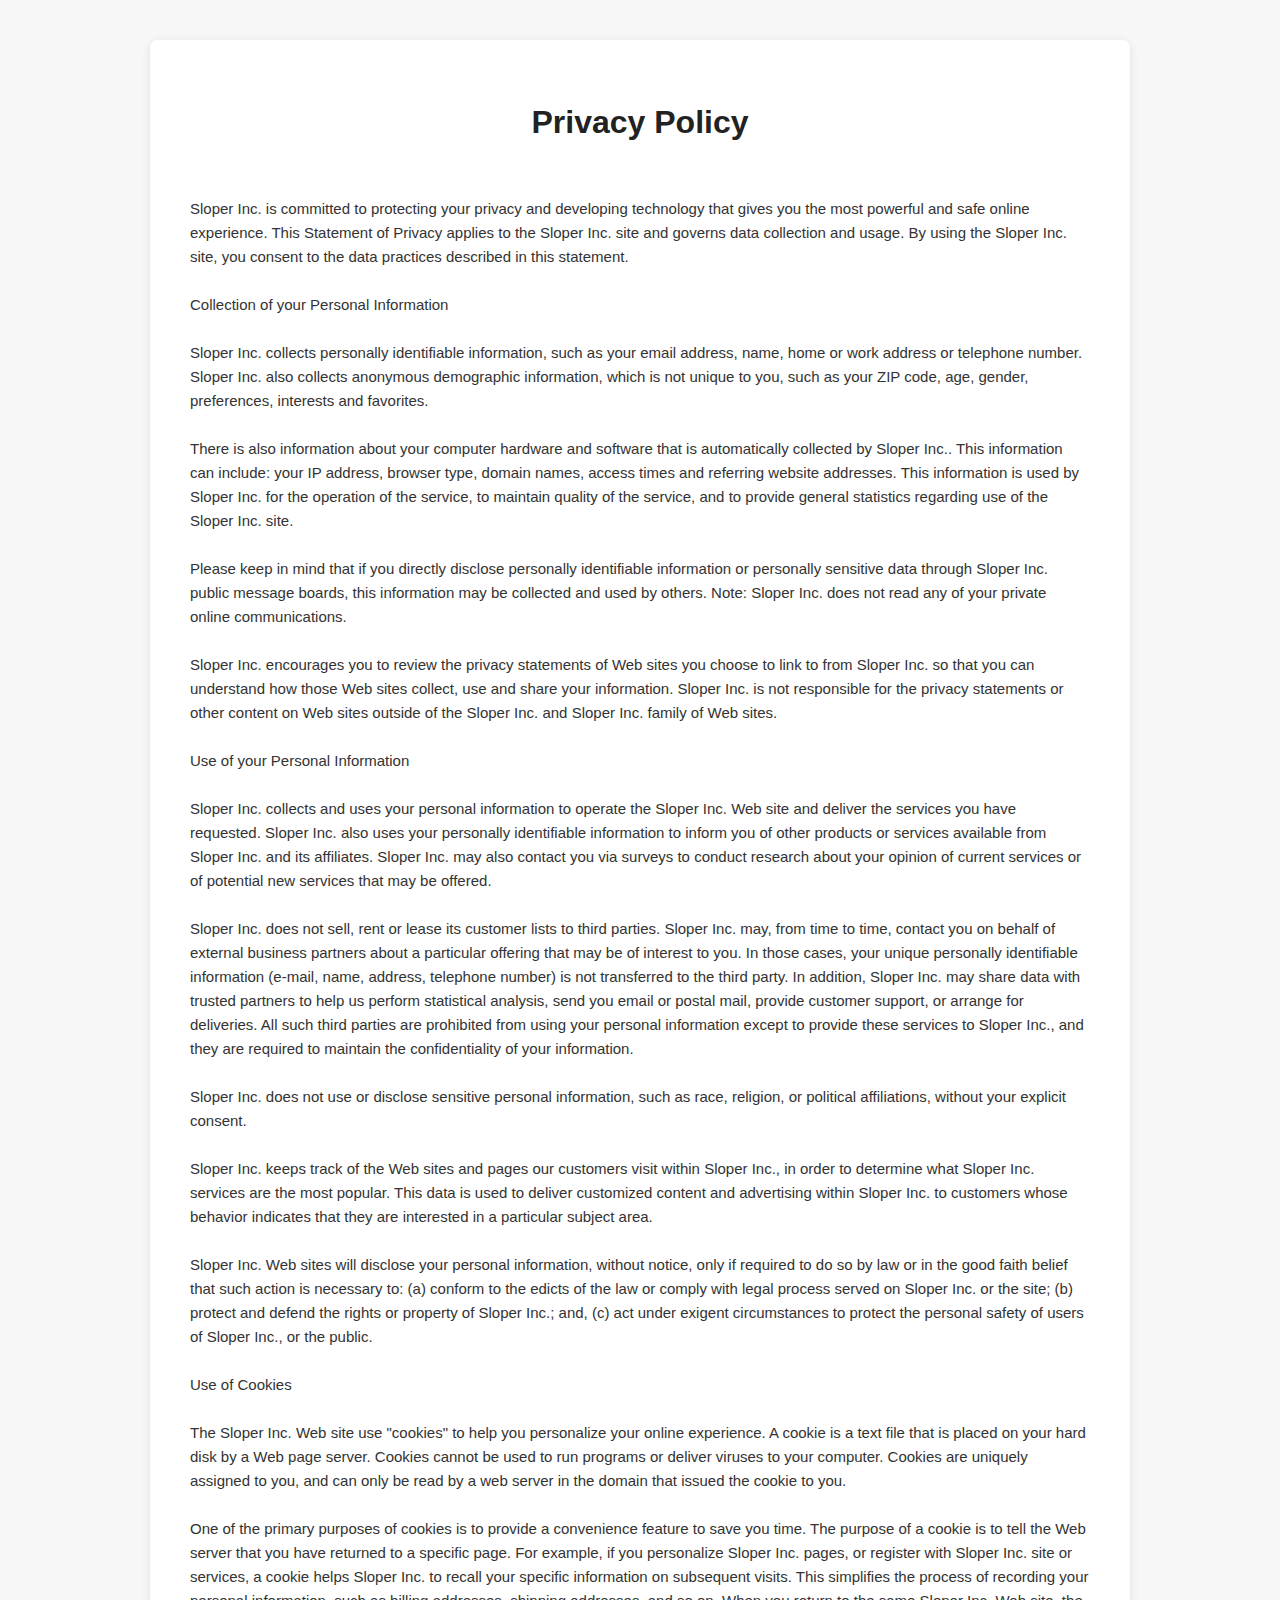
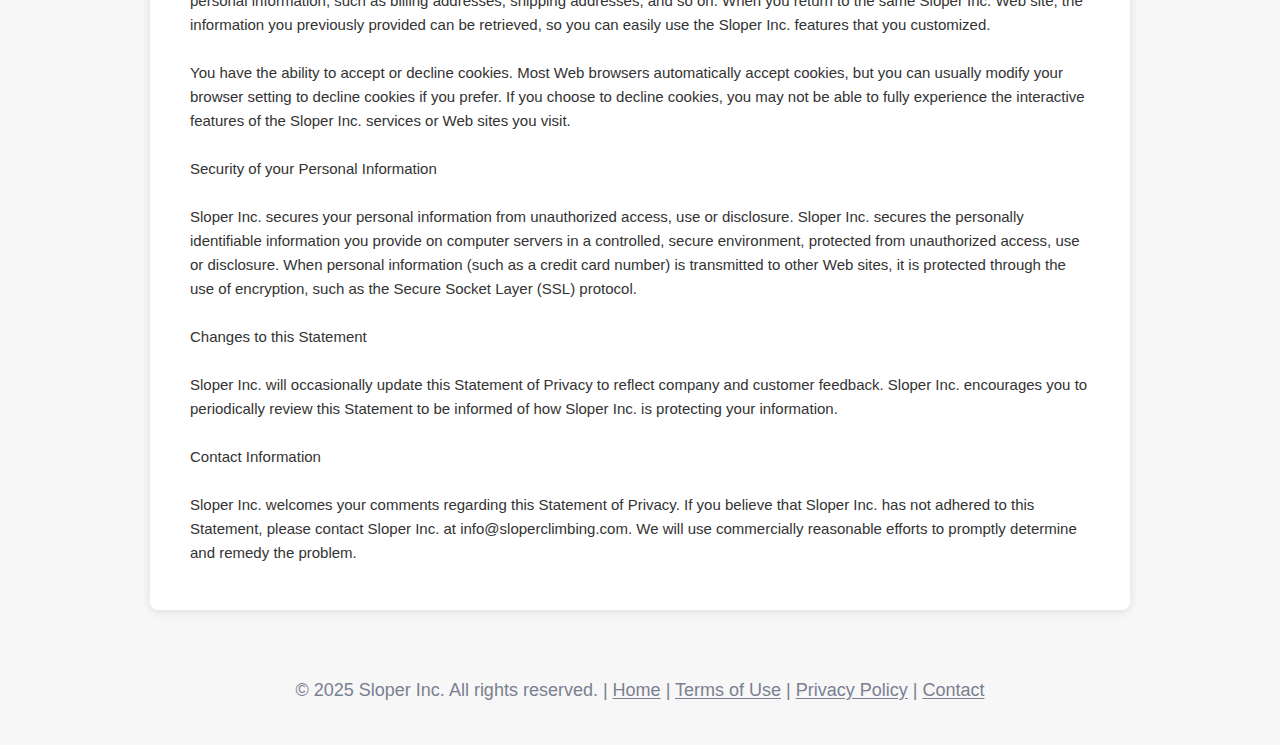
<file: privacy_policy.html>
<!DOCTYPE html>
<html lang="en">
<head>
    <link href="https://fonts.googleapis.com/css2?family=Inter:wght@300;400;600&display=swap" rel="stylesheet">

    <meta charset="UTF-8">
    <meta name="viewport" content="width=device-width, initial-scale=1.0">
    <title>Privacy Policy</title>
    <link rel="stylesheet" href="css/legal.css">
    <link rel="icon" type="image/png" href="assets/favicon.png">


</head>
<body>

    <section class="eula">
        <div class = "container">
            <h2>Privacy Policy</h2>
<p>
Sloper Inc. is committed to protecting your privacy and developing technology that gives you the most powerful and safe online experience. This Statement of Privacy applies to the Sloper Inc. site and governs data collection and usage. By using the Sloper Inc. site, you consent to the data practices described in this statement.

Collection of your Personal Information

Sloper Inc. collects personally identifiable information, such as your email address, name, home or work address or telephone number. Sloper Inc. also collects anonymous demographic information, which is not unique to you, such as your ZIP code, age, gender, preferences, interests and favorites.

There is also information about your computer hardware and software that is automatically collected by Sloper Inc.. This information can include: your IP address, browser type, domain names, access times and referring website addresses. This information is used by Sloper Inc. for the operation of the service, to maintain quality of the service, and to provide general statistics regarding use of the Sloper Inc. site.

Please keep in mind that if you directly disclose personally identifiable information or personally sensitive data through Sloper Inc. public message boards, this information may be collected and used by others. Note: Sloper Inc. does not read any of your private online communications.

Sloper Inc. encourages you to review the privacy statements of Web sites you choose to link to from Sloper Inc. so that you can understand how those Web sites collect, use and share your information. Sloper Inc. is not responsible for the privacy statements or other content on Web sites outside of the Sloper Inc. and Sloper Inc. family of Web sites.

Use of your Personal Information

Sloper Inc. collects and uses your personal information to operate the Sloper Inc. Web site and deliver the services you have requested. Sloper Inc. also uses your personally identifiable information to inform you of other products or services available from Sloper Inc. and its affiliates. Sloper Inc. may also contact you via surveys to conduct research about your opinion of current services or of potential new services that may be offered.

Sloper Inc. does not sell, rent or lease its customer lists to third parties. Sloper Inc. may, from time to time, contact you on behalf of external business partners about a particular offering that may be of interest to you. In those cases, your unique personally identifiable information (e-mail, name, address, telephone number) is not transferred to the third party. In addition, Sloper Inc. may share data with trusted partners to help us perform statistical analysis, send you email or postal mail, provide customer support, or arrange for deliveries. All such third parties are prohibited from using your personal information except to provide these services to Sloper Inc., and they are required to maintain the confidentiality of your information.

Sloper Inc. does not use or disclose sensitive personal information, such as race, religion, or political affiliations, without your explicit consent.

Sloper Inc. keeps track of the Web sites and pages our customers visit within Sloper Inc., in order to determine what Sloper Inc. services are the most popular. This data is used to deliver customized content and advertising within Sloper Inc. to customers whose behavior indicates that they are interested in a particular subject area.

Sloper Inc. Web sites will disclose your personal information, without notice, only if required to do so by law or in the good faith belief that such action is necessary to: (a) conform to the edicts of the law or comply with legal process served on Sloper Inc. or the site; (b) protect and defend the rights or property of Sloper Inc.; and, (c) act under exigent circumstances to protect the personal safety of users of Sloper Inc., or the public.

Use of Cookies

The Sloper Inc. Web site use "cookies" to help you personalize your online experience. A cookie is a text file that is placed on your hard disk by a Web page server. Cookies cannot be used to run programs or deliver viruses to your computer. Cookies are uniquely assigned to you, and can only be read by a web server in the domain that issued the cookie to you.

One of the primary purposes of cookies is to provide a convenience feature to save you time. The purpose of a cookie is to tell the Web server that you have returned to a specific page. For example, if you personalize Sloper Inc. pages, or register with Sloper Inc. site or services, a cookie helps Sloper Inc. to recall your specific information on subsequent visits. This simplifies the process of recording your personal information, such as billing addresses, shipping addresses, and so on. When you return to the same Sloper Inc. Web site, the information you previously provided can be retrieved, so you can easily use the Sloper Inc. features that you customized.

You have the ability to accept or decline cookies. Most Web browsers automatically accept cookies, but you can usually modify your browser setting to decline cookies if you prefer. If you choose to decline cookies, you may not be able to fully experience the interactive features of the Sloper Inc. services or Web sites you visit.

Security of your Personal Information

Sloper Inc. secures your personal information from unauthorized access, use or disclosure. Sloper Inc. secures the personally identifiable information you provide on computer servers in a controlled, secure environment, protected from unauthorized access, use or disclosure. When personal information (such as a credit card number) is transmitted to other Web sites, it is protected through the use of encryption, such as the Secure Socket Layer (SSL) protocol.

Changes to this Statement

Sloper Inc. will occasionally update this Statement of Privacy to reflect company and customer feedback. Sloper Inc. encourages you to periodically review this Statement to be informed of how Sloper Inc. is protecting your information.

Contact Information

Sloper Inc. welcomes your comments regarding this Statement of Privacy. If you believe that Sloper Inc. has not adhered to this Statement, please contact Sloper Inc. at info@sloperclimbing.com. We will use commercially reasonable efforts to promptly determine and remedy the problem.
</p>

        </div>
    </section>
    <section class="footer">
        <h4>
            © 2025 Sloper Inc. All rights reserved. |
            <a href="/index.html">Home</a> |
            <a href="/EULA.html">Terms of Use</a> |
            <a href="/privacy_policy.html">Privacy Policy</a> |
            <a href="mailto:info@sloperclimbing.com">Contact</a>

        </h4>
    </section>





</body>

</html>
</file>
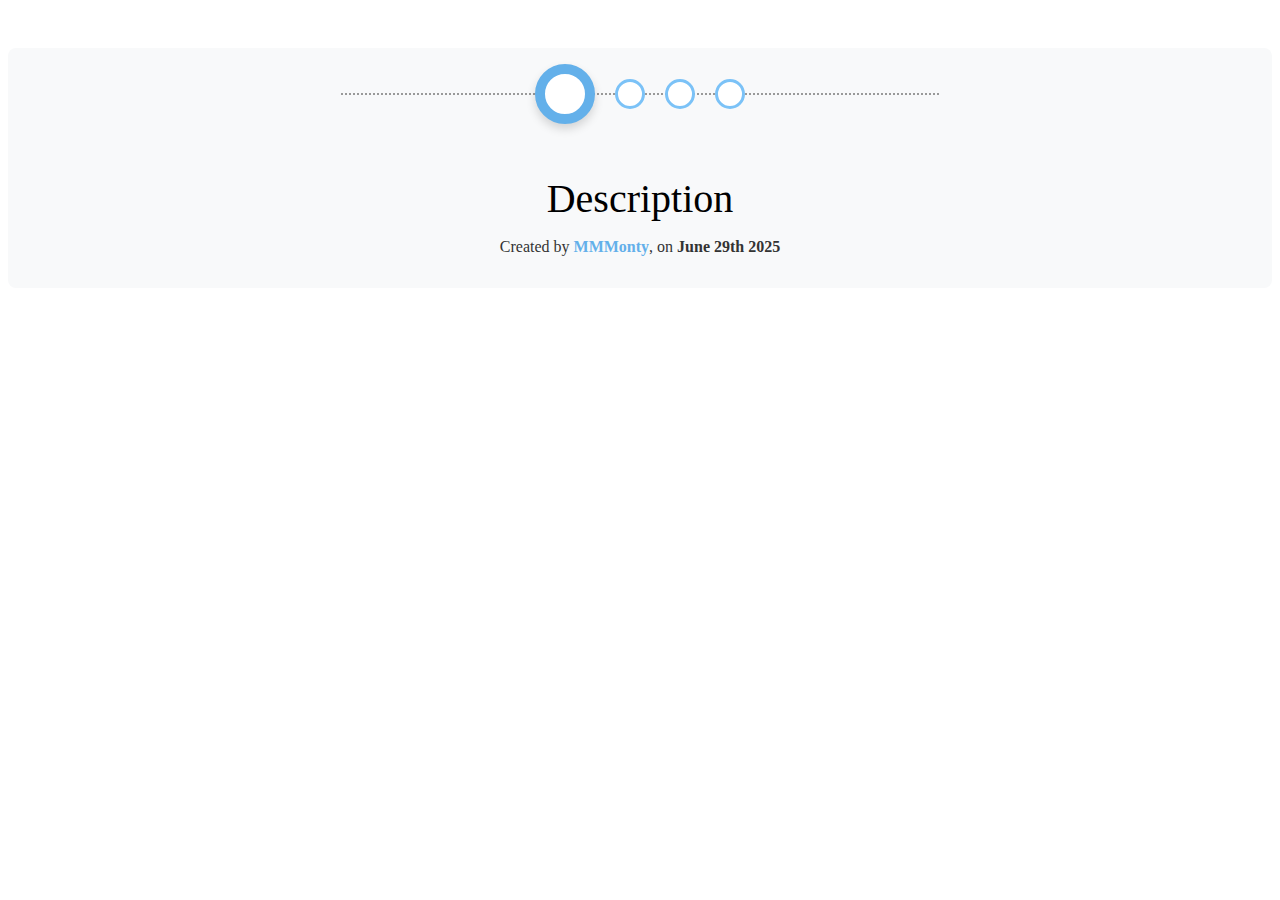
<file: timeline_component/timeline_component.html>
<!DOCTYPE html>
<html lang="en">
<head>
  <meta charset="UTF-8">
  <meta name="viewport" content="width=device-width, initial-scale=1.0">
  <title>Timeline Component</title>
  <link rel="stylesheet" href="timeline.css">
</head>
<body>
  <div class="timeline-container">
    <div class="timeline">
      <button class="circle active" data-user="MMMonty" data-date="June 29th 2025"></button>
      <button class="circle" data-user="ClimbBot" data-date="July 3rd 2025"></button>
      <button class="circle" data-user="IceQueen" data-date="July 12th 2025"></button>
      <button class="circle" data-user="FrostMaster" data-date="August 1st 2025"></button>
    </div>

    <div class="description">
      <h1 id="desc-title">Description</h1>
      <p>Created by <span id="user" class="username">MMMonty</span>, on <span id="date" class="date">June 29th 2025</span></p>
    </div>
  </div>

  <script src="timeline.js"></script>
</body>
</html>
</file>
<file: css/legal.css>
body {
        font-family: Arial, Helvetica, sans-serif;
        background-color: #f7f7f7;
        margin: 0;
        padding: 0;
        line-height: 1.6;
        color: #333;
    }

    .container {
        max-width: 900px;
        margin: 40px auto;
        background: #ffffff;
        padding: 30px 40px;
        border-radius: 8px;
        box-shadow: 0 2px 10px rgba(0,0,0,0.1);
    }

    h2 {
        text-align: center;
        font-size: 32px;
        margin-bottom: 25px;
        color: #222;
    }

    p {
        white-space: pre-line;
        font-size: 15px;
    }


    .footer{
    padding: 26px 0 40px;
    text-align:center;
    color: #7a8090;
    border-top: 1px solid var(--border);
    }
    .footer h4{
    margin:0; font-weight:500; font-size: 18px;
    }
    .footer a{
    color: inherit; text-decoration: underline; text-underline-offset: 2px;
    }
</file>
<file: css/index.css>
/* ------------------------------
   Raleway font
---------------------------------*/
@import url('https://fonts.googleapis.com/css2?family=Raleway:wght@300;400;500;600;700;800&display=swap');

/* ------------------------------
   Base / Resets
---------------------------------*/
:root{
  --bg: #ffffff;
  --text: #2b2b2b;
  --muted: #242424;
  --heading: #0f1222;
  --accent: #1ea7fd; /* section title blue */
  --card: #f7f8fb;
  --border: #e8ebf0;
  --shadow: 0 10px 30px rgba(0,0,0,.08);
}

*{ box-sizing: border-box; }
html, body{
  margin:0; padding:0; background:var(--bg); color:var(--text);
  font-family: "Raleway", system-ui, -apple-system, Segoe UI, Roboto, Helvetica, Arial, "Apple Color Emoji","Segoe UI Emoji";
  line-height: 1.55;
  -webkit-font-smoothing: antialiased; -moz-osx-font-smoothing: grayscale;
}
img{ max-width:100%; display:block; }
h1,h2,h3,h4{ color:var(--heading); margin:0 0 .4rem; line-height:1.2; }
p { margin: 0 0 1.1rem; 
    color:var(--muted); 
    font-weight: 500; 
    font-size: 1.4rem;
}

.container{
  width: min(1200px, 92vw);
  margin-inline: auto;
}

h3 {
    font-style: italic;

}

/* ------------------------------
   HERO
   (use assets/willGBG.png at 30% opacity)
---------------------------------*/
.hero{
  position: relative;
  min-height: 54vh;
  display:flex;
  align-items: center;
  isolation:isolate;
}
.hero::before{
  content:"";
  position:absolute; inset:0;
  background: url("../assets/Sloper\ Hero\ 2.jpg") center/cover no-repeat;
  opacity:.3;                 /* 30% opacity background image */
  z-index:-1;
}
.hero-content{
  padding: 72px 0 56px;
}
.hero h1{
  font-size: clamp(36px, 5vw, 56px);
  font-weight: 800;
  letter-spacing: -.02em;
  margin-bottom: .35rem;
}
.hero p{
  font-size: clamp(16px, 2.2vw, 20px);
  max-width: 780px;
  margin-bottom: 18px;
}
.hero img{
  height: 44px; width: auto;
}

/* ------------------------------
   Sub-hero (two-column)
---------------------------------*/
.sub-hero-section{
  padding: 46px 0 16px;
}
.sub-hero-section .container{
  display:grid;
  grid-template-columns: 1.05fr .95fr;
  gap: 42px;
  align-items: center;
}
.sub-hero-left h1{
  color: var(--accent);
  font-size: clamp(28px, 3.6vw, 36px);
  margin-bottom: .6rem;
}
.sub-hero-left h3{
  font-size: 30px;
  margin: 4.4rem 0 .4rem;
}
.sub-hero-right img{
  width: 100%;
  max-width: 280px;
  margin-left: auto;
  filter: drop-shadow(0 12px 25px rgba(0,0,0,.15));
  border-radius: 22px;
}

/* ------------------------------
   Divider (subtle)
---------------------------------*/
.sub-hero-section + .main-body{
  border-top: 1px solid var(--border);
}

/* ------------------------------
   Main body top
   Left = text, Right = timeline component
---------------------------------*/
.main-body{ padding: 40px 0 20px; }
.main-body-top{
  display: grid;
  grid-template-columns: 1.05fr .95fr; /* horizontal split */
  gap: 44px;
  align-items: center;
  padding: 36px 0 38px;
}
.main-body-top h2{
  font-size: clamp(24px, 3vw, 36px);
  margin-bottom: .6rem;
}

.main-body-top p{
  line-height: 220%;
}


.description h1{
  font-size: 18px; margin-bottom: .25rem;
}
.description p{
  font-size: 14px; margin-bottom: 10px;
}


/* ------------------------------
   Main body bottom (screens)
---------------------------------*/
.main-body-bottom{ padding: 10px 0 40px; }
.main-body-bottom h3{
  font-size: clamp(20px, 2.6vw, 34px);
  margin: 6px 0 14px;
}
.main-body-bottom p{
    line-height: 220%;
}

.screenshot-row{
  display:grid;
  grid-template-columns: repeat(4, 1fr);
  gap: 16px;
  margin: 10px 0 16px;
}

.screenshot-row img{
    width:100%;
    height:auto;          /* remove aspect-ratio + object-fit */
    /* border-radius:22px;  */
    /* border:1px solid var(--border); */
  /* box-shadow:0 18px 30px rgb(156, 34, 34); */
}

/* ------------------------------
   Download CTA
   (assets/cta-bg.png as background)
---------------------------------*/
.download-section{
  position: relative;
  margin-top: 18px;
  background: url("../assets/cta-bg.png") center/cover no-repeat;
  min-height: 380px;

  /* Keep content aligned left but centered vertically */
  display: flex;
  align-items: center; /* vertical centering */
}

.download-section .container{
  /* Keep container width rules */
  display: flex;
  align-items: center;     /* Vertically centers inner content */
  padding: 0;              /* remove extra top/bottom padding so height does the work */
}

.download-inner{
  display: flex;
  flex-direction: column;  /* stack icon, heading, badges vertically */
  align-items: flex-start; /* ✅ left aligned */
  text-align: left;

  gap: clamp(20px, 4vw, 16px); /* More vertical space between items */
}

/* Icon tile adjustments */
.download-section .icon-div img{
  width: 120px;
  height: 120px;
  object-fit: contain;
  filter: drop-shadow(0 10px 20px rgba(0,0,0,.12));
}

/* Heading spacing controlled by gap now */
.download-section h2{
  margin-bottom: 16px;
}

/* Badge spacing */
.store-badges{
  display: flex;
  gap: 16px;
  flex-wrap: wrap;
}

.store-badges img{
  height: 44px;
  width: auto;
}


/* ------------------------------
   Footer
---------------------------------*/
.footer{
  padding: 26px 0 40px;
  text-align:center;
  color: #7a8090;
  border-top: 1px solid var(--border);
}
.footer h4{
  margin:0; font-weight:500; font-size: 18px;
}
.footer a{
  color: inherit; text-decoration: underline; text-underline-offset: 2px;
}

/* ------------------------------
   Utilities
---------------------------------*/
.username{ font-weight: 700; color: var(--heading); }
.date{ color: var(--muted); }

/* ------------------------------
   Responsive
---------------------------------*/

@media (max-width: 1024px){
  .sub-hero-section .container,
  .main-body-top{
    grid-template-columns: 1fr;
  }
  .sub-hero-right img{
    margin: 12px auto 0;
  }
  .timeline-container{
    margin-top: 8px;
  }

  .download-section .container{
    display: flex;
    justify-content: center; 
    align-items: center;    
    text-align: center;      
  }

  .download-inner{
    align-items: center;
  }

  .download-section .icon-div{ justify-self: center; }

  .store-badges{
    justify-content: center;
    width: 100%;
  }
}


@media (max-width: 640px){
  .hero{ min-height: 48vh; }
  .screenshot-row{ grid-template-columns: repeat(2,1fr); }
  .stats-container{ grid-template-columns: repeat(2,1fr); }
  .download-section .icon-div img{ width: 104px; height: 104px; }
  .download-section .store-badges img{ height: 40px; }
}
</file>
<file: timeline_component/timeline.css>
.timeline-container {
    text-align: center;
    margin: 3rem auto;        
    padding: 1rem;            
    background-color: #f8f9fa;
    border-radius: 8px;       
}

.timeline-container {
    max-width: 100%;
    overflow-x: hidden; /* Prevent accidental spill */
}
.timeline {
  --rail-inset: 40px; /* 60px circle + 10px border = 80px total => 40px half */
  position: relative;
  display: flex;
  align-items: center;
  justify-content: center;
  gap: 20px;
  margin-bottom: 1.5rem;
  flex-wrap: nowrap;
  padding-inline: var(--rail-inset); /* ⬅️ keeps outer rail inside circles */
}



.timeline::before {
  content: "";
  position: absolute;
  top: 50%;
  left: var(--rail-inset);
  right: var(--rail-inset);
  height: 0;
  border-top: 2px dotted #999;
  transform: translateY(-50%);
  z-index: 0;
}


/* .timeline::before {
    left: 0;
    right: 0;
    width: 100%;
} */

/* timeline should size to its content, not 100% */
.timeline {
  --rail-inset: 40px; /* half of largest circle incl. border (80/2) */
  position: relative;
  display: inline-flex;      /* ⬅️ key change */
  width:42%;        /* ⬅️ ensures it only fits its children */
  align-items: center;
  justify-content: center;
  gap: 20px;
  margin: 0 auto 1.5rem;     /* center the inline-flex block */
  flex-wrap: nowrap;
  padding-inline: var(--rail-inset); /* stops rail under circles */
}

/* single rail rule */
.timeline::before {
  content: "";
  position: absolute;
  top: 50%;
  left: 0;                   /* now relative to content width */
  right: 0;
  border-top: 2px dotted #999;
  transform: translateY(-50%);
  z-index: 0;
}

/* circles over the rail */
.circle { position: relative; z-index: 1; }

/* mobile: adjust inset for smaller active circle */
@media (max-width: 640px) {
  .timeline { --rail-inset: 26px; }
}


.circle {
  position: relative;
  z-index: 1;
  width: 30px;
  height: 30px;
  flex-shrink: 0;
  border: 3px solid #7bc2f7;
  border-radius: 50%;
  background: white;
  cursor: pointer;
  transition: all 0.3s ease;
}

.circle.active {
  width: 60px;
  height: 60px;
  flex-shrink: 0;
  border: 10px solid #63b0ea; /* total size 80px */
  box-shadow: 0 5px 10px rgba(0, 0, 0, 0.15);
}

.description h1 {
    font-size: 2.5rem;
    font-weight: 400;
    margin-bottom: 0.5rem;
}

.description p {
    font-size: 1rem;
    color: #333;
}

.username {
    color: #63b0ea;
    font-weight: 600;
}

.date {
    font-weight: 700;
}

/*
## --- NEW: Stats Cards ---
*/
.stats-container {
    display: flex;
    justify-content: center;
    gap: 1rem;
    margin-top: 2rem;
    flex-wrap: nowrap; /* Allows cards to wrap on smaller screens */
}

.stat-card {
    background-color: #e0f7fa; /* Light blue from image */
    border-radius: 8px;
    padding: 1rem;
    min-width: 100px; /* Gives cards a uniform size */
    text-align: center;
    position: relative; /* For positioning the info icon */
    box-shadow: 0 2px 4px rgba(0, 0, 0, 0.05);
}

.stat-label {
    display: block;
    font-size: 0.9rem;
    color: #005662; /* Darker blue for text */
    text-transform: uppercase;
    font-weight: 600;
}

.stat-value {
    display: flex;
    justify-content: center;
    font-size: 1.25rem;
    font-weight: 600;
    color: #111;
    line-height: 1.2;
    margin-top: 0.25rem;
}

/* Scale down circles on small screens */
@media (max-width: 640px) {
    .timeline {
      --rail-inset: 26px; /* active total ~52px (40 + 2*6) => ~26px half */
  }
    .circle {
        width: 22px;
        height: 22px;
        border-width: 2px;
    }

    .circle.active {
        width: 40px;
        height: 40px;
        border-width: 6px;
    }

    .description h1 {
        font-size: 1.2rem;
    }

    .stats-container {
        flex-wrap: wrap; /* ✅ Allows wrapping properly */
        gap: .75rem;
    }

    .stat-card {
        min-width: 80px; /* smaller than desktop */
        padding: 0.75rem;
    }
}
</file>
